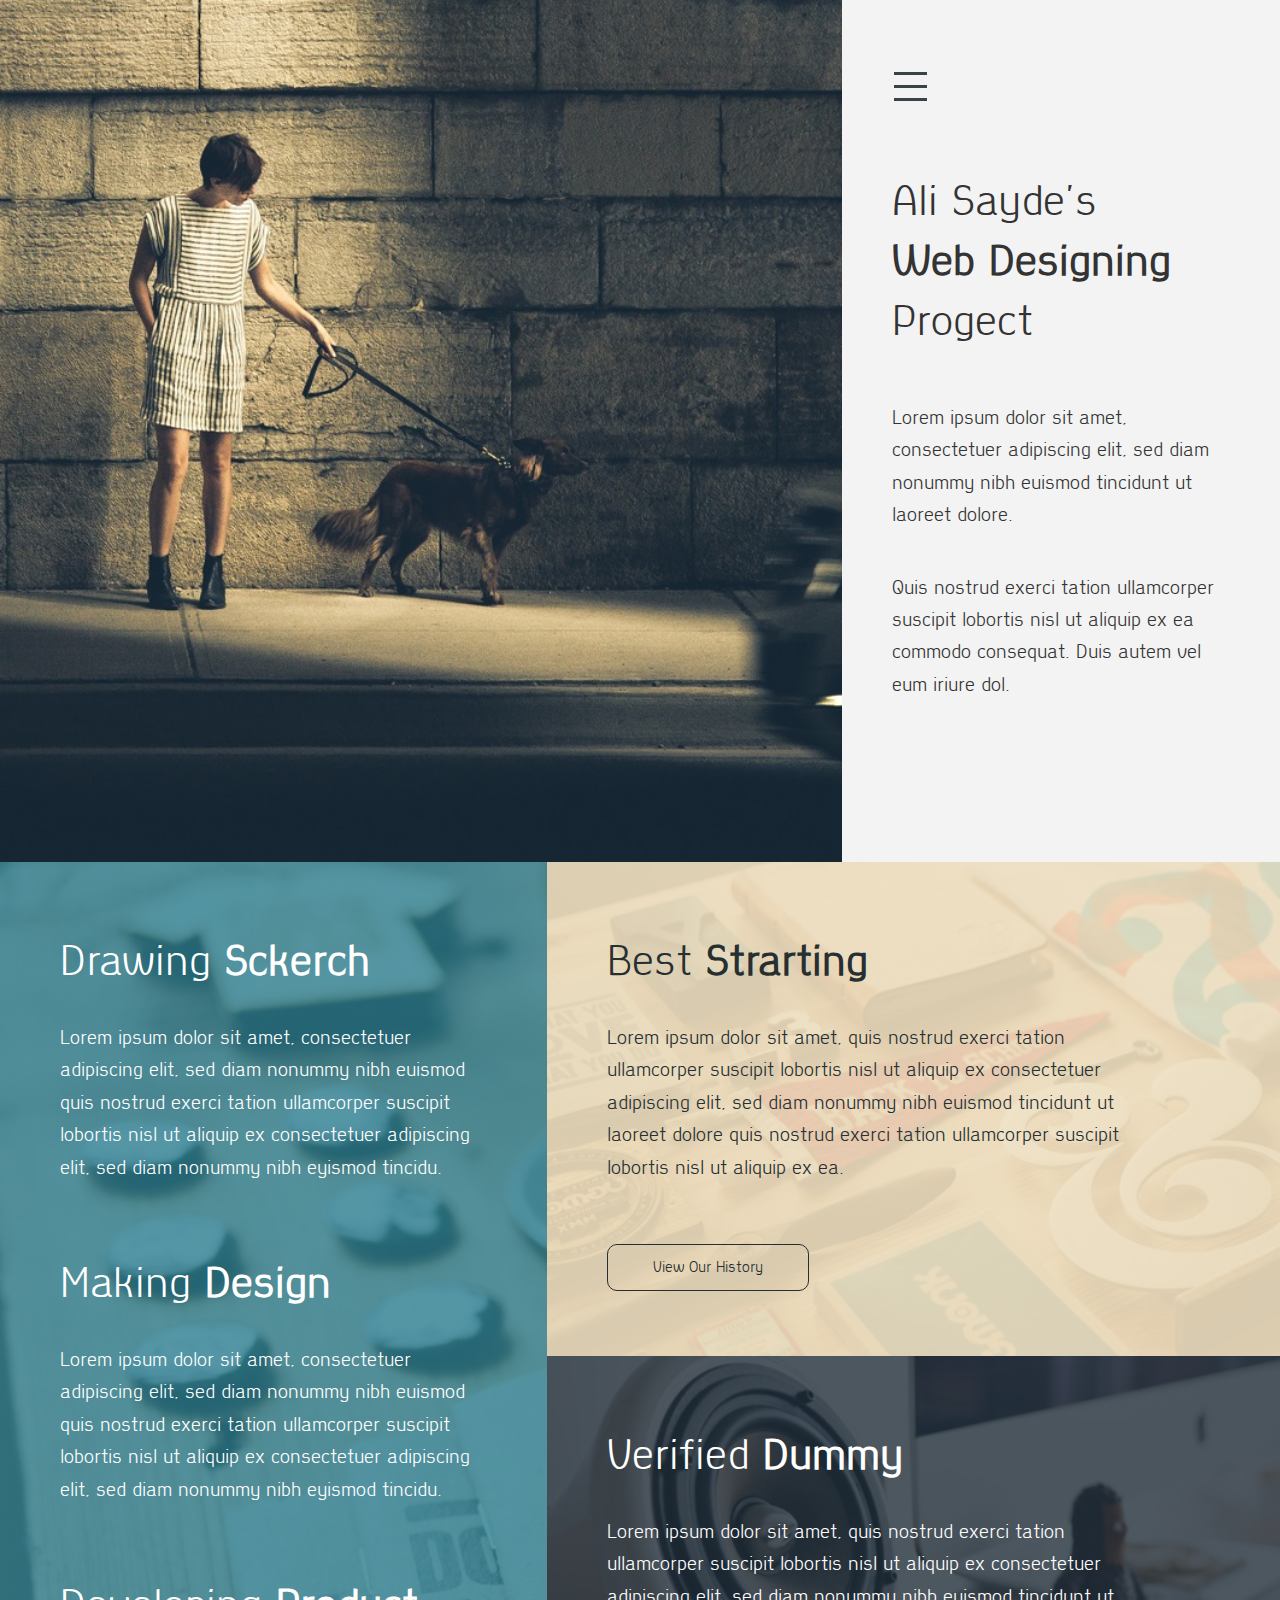
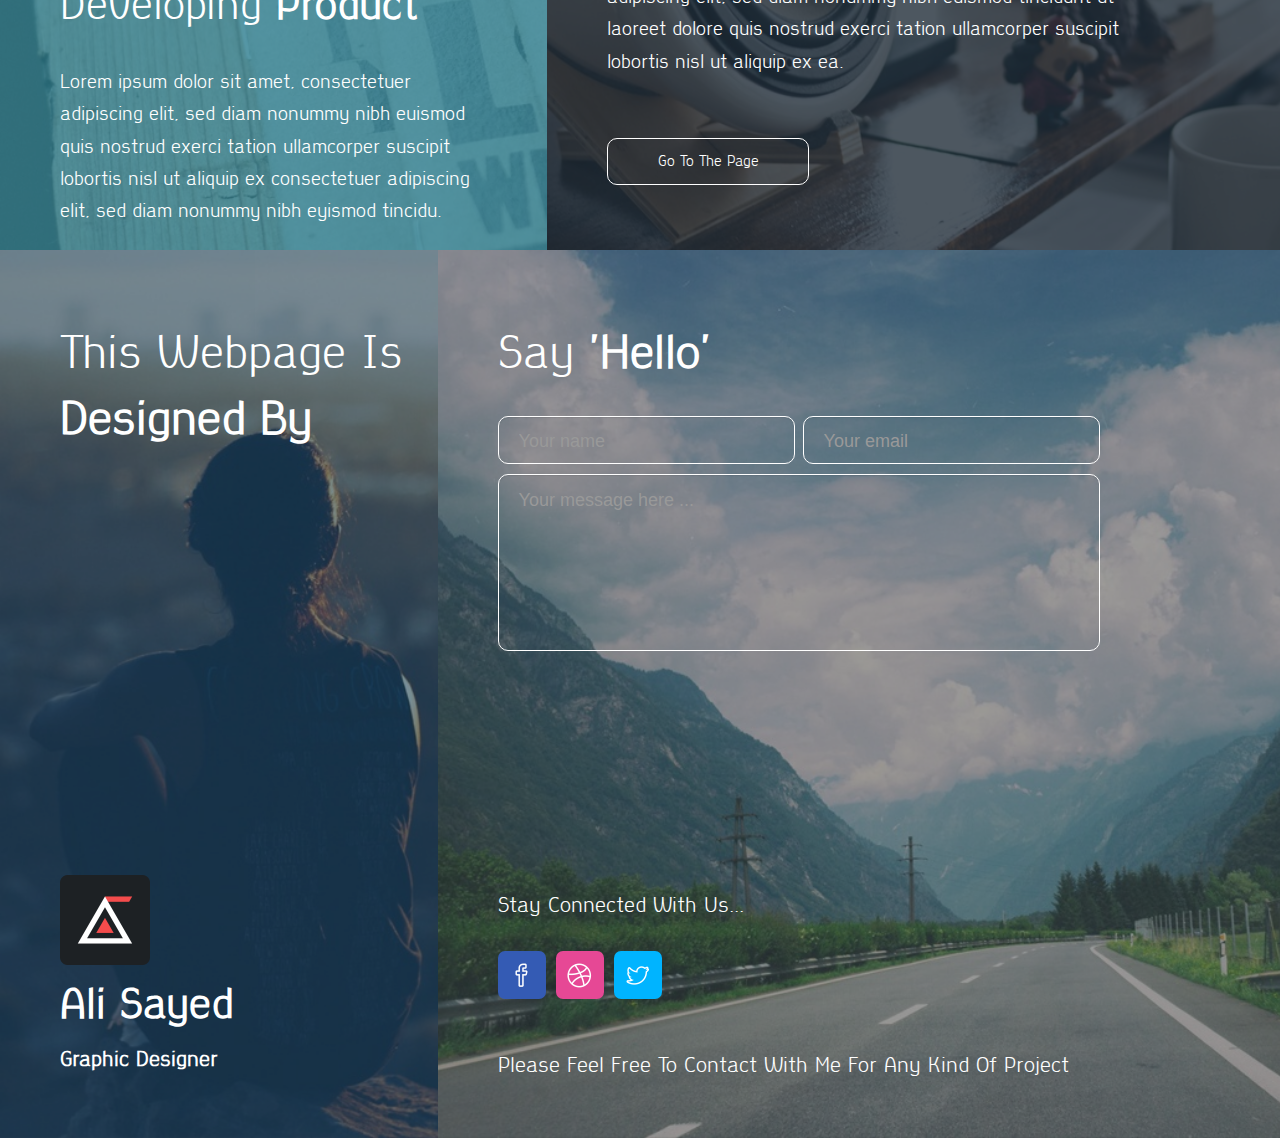
<file: alisayed/index.html>
<!DOCTYPE html>
<html>
<head>
	<meta charset="utf-8">
	<title>Alisayed</title>
	<link href="css/bootstrap.css" rel="stylesheet">
    <link href="css/bootstrap-responsive.css" rel="stylesheet">
    <link href="css/style.css" rel="stylesheet">
</head>
<body>
    <div class="row-fluid">
	    <div class="span8 block block_0"></div>
	    <div class="span4 block block_1">
	    	<p class="menu"><a href=""><img src="img/icon_menu.png"></a></p>
		    <h2>Ali sayde's<br> <span class="bolder">web designing</span><br> progect</h2>
		    <p class="p_block_1">Lorem ipsum dolor sit amet, consectetuer adipiscing elit, sed diam nonummy nibh euismod tincidunt ut laoreet dolore.</p>
		    <p class="p_block_1">Quis nostrud exerci tation ullamcorper suscipit lobortis nisl ut aliquip ex ea commodo consequat. Duis autem vel eum iriure dol.</p>
		</div>
	</div>
	<div class="row-fluid">
		<div class="span5 block block_2">
			<div class="shadow_blok shadow_blue">&nbsp;</div>
			<div class="content_block">
				<h2 class="main_text text_white">Drawing <span class="bolder">sckerch</span></h2>
				<p class="text_content text_white fixed_size_text">Lorem ipsum dolor sit amet, consectetuer adipiscing elit, sed diam nonummy nibh euismod quis nostrud exerci tation ullamcorper suscipit lobortis nisl ut aliquip ex consectetuer adipiscing elit, sed diam nonummy nibh eyismod tincidu.</p>

				<h2 class="main_text text_white">Making <span class="bolder">design</span></h2>
				<p class="text_content text_white fixed_size_text">Lorem ipsum dolor sit amet, consectetuer adipiscing elit, sed diam nonummy nibh euismod quis nostrud exerci tation ullamcorper suscipit lobortis nisl ut aliquip ex consectetuer adipiscing elit, sed diam nonummy nibh eyismod tincidu.</p>

				<h2 class="main_text text_white">Developing <span class="bolder">product</span></h2>
				<p class="text_content text_white fixed_size_text">Lorem ipsum dolor sit amet, consectetuer adipiscing elit, sed diam nonummy nibh euismod quis nostrud exerci tation ullamcorper suscipit lobortis nisl ut aliquip ex consectetuer adipiscing elit, sed diam nonummy nibh eyismod tincidu.</p>
			</div>
		</div>
	    <div class="span7 block block_3">
	    	<div class="block block_3_one">
	    		<div class="shadow_blok shadow_yellow">&nbsp;</div>
	    		<div class="content_block">
	    			<h2 class="main_text text_black">Best <span class="bolder">strarting</span></h2>
	    			<p class="text_content text_black fixed_size_text">Lorem ipsum dolor sit amet, quis nostrud exerci tation ullamcorper suscipit lobortis nisl ut aliquip ex consectetuer adipiscing elit, sed diam nonummy nibh euismod tincidunt ut laoreet dolore quis nostrud exerci tation ullamcorper suscipit lobortis nisl ut aliquip ex ea.</p>
	    			<p><a href="" class="button button_black">View our history</a></p>
	    		</div>
	    	</div>
	    	<div class="block block_3_two">
	    		<div class="shadow_blok shadow_black">&nbsp;</div>
	    		<div class="content_block">
	    			<h2 class="main_text text_white">Verified <span class="bolder">dummy</span></h2>
	    			<p class="text_content text_white fixed_size_text">Lorem ipsum dolor sit amet, quis nostrud exerci tation ullamcorper suscipit lobortis nisl ut aliquip ex consectetuer adipiscing elit, sed diam nonummy nibh euismod tincidunt ut laoreet dolore quis nostrud exerci tation ullamcorper suscipit lobortis nisl ut aliquip ex ea.</p>
	    			<p><a href="" class="button button_white">Go to the page</a></p>
	    		</div>
	    	</div>
	    </div>
    </div>
    <div class="row-fluid">
	    <div class="span4 block block_4">
	    	<div class="shadow_blok shadow_darkblue">&nbsp;</div>
	    	<div class="content_block">
	    		<h2 class="main_text text_white font_maxi">This webpage is <span class="bolder">designed by</span></h2>
	    		<div class="main_icon">
		    		<p class="text_content text_white"><img src="img/alisayed_icon.png"></p>
		    		<h2 class="main_text text_white none_otstyp"><span class="bolder">Ali sayed</span></h2>
		    		<h2 class="main_text text_white font_mini none_otstyp"><span class="bolder">Graphic designer</span></h2>
	    		</div>
	    	</div>
	    </div>
	    <div class="span8 block block_5">
	    	<div class="shadow_blok shadow_gray">&nbsp;</div>
	    	<div class="content_block">
	    		<h2 class="main_text text_white font_maxi">Say <span class="bolder">'hello'</span></h2>
	    		<p>
	    			<input class="info_user" type="text" placeholder="Your name">
	    			<input class="info_user" type="text" placeholder="Your email">
	    		</p>
	    		<p><textarea class="info_user message_user" type="text" placeholder="Your message here ..."></textarea></p>
	    		<h2 class="main_text text_white font_mini">Stay connected with us...</h2>
	    		<div class="icon_contact">
	    		<a href="" class="icon icon_facebook"></a>
	    		<a href="" class="icon icon_globus"></a>
	    		<a href="" class="icon icon_twitter"></a>
	    		</div>
	    		<h2 class="main_text text_white font_mini none_size">Please feel free to contact with me for any kind of project</h2>
	    	</div>
	    </div>
	</div>
</body>
</html>
</file>
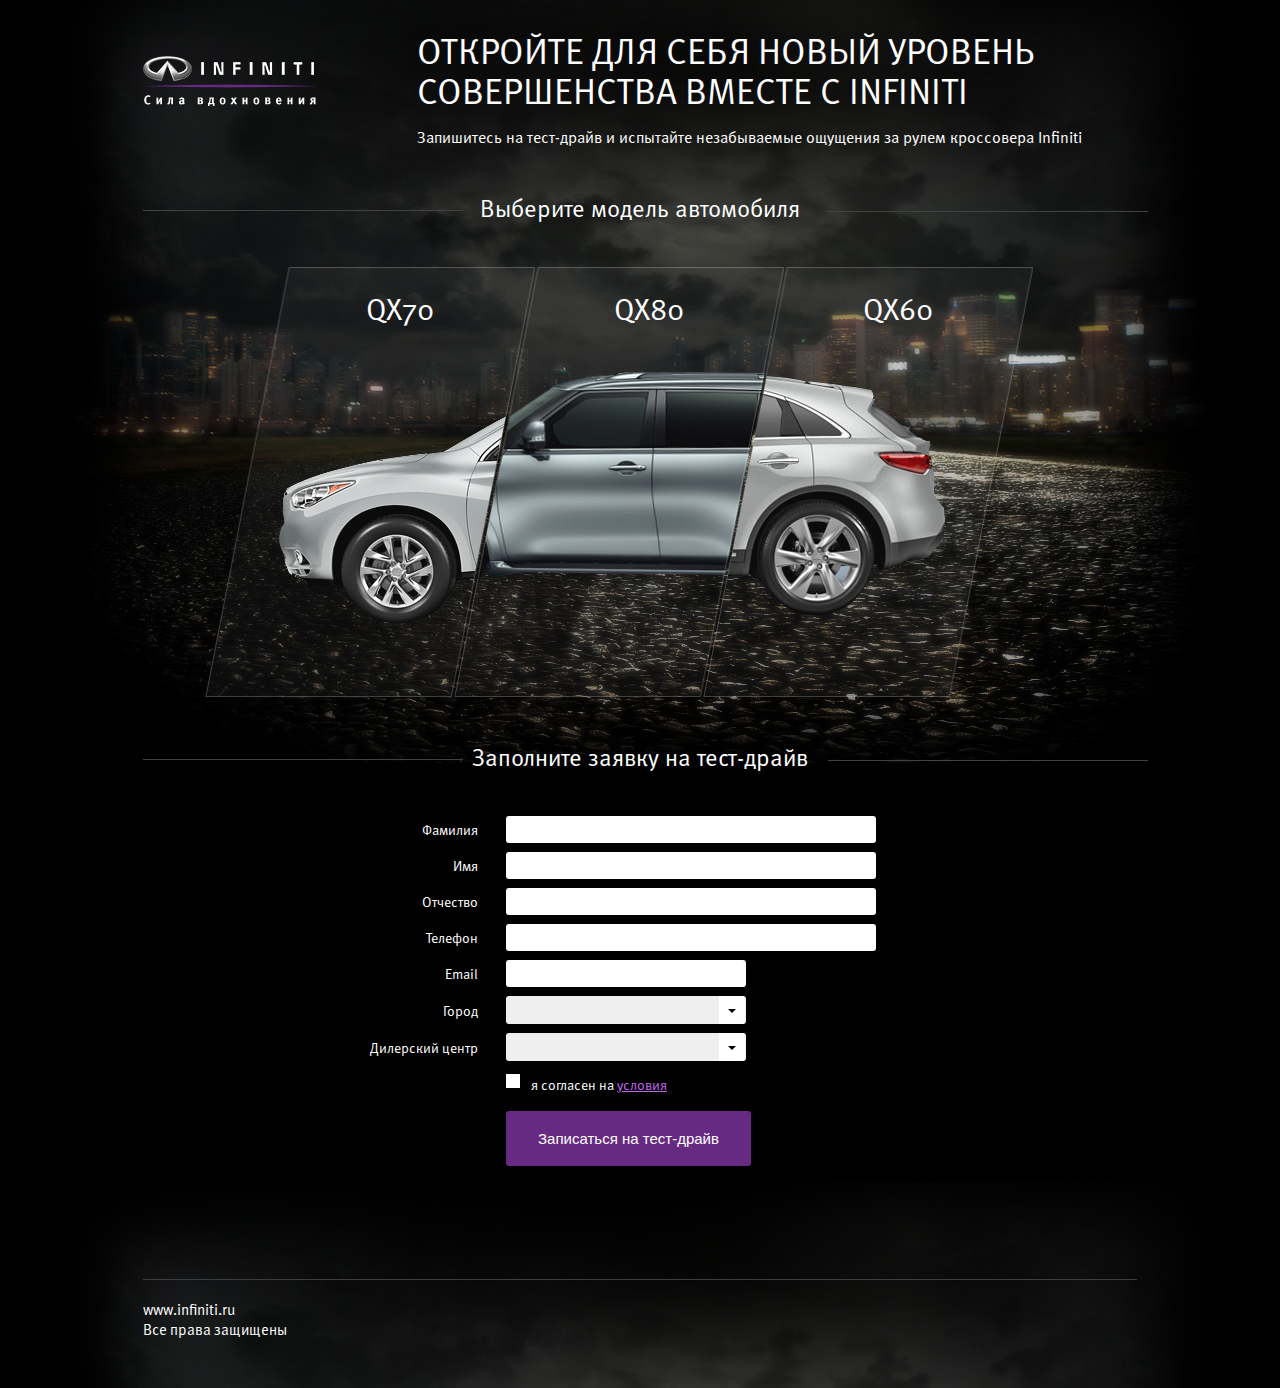
<file: infinity/index.html>
<!DOCTYPE html>
<html>
<head>
	<meta charset="utf-8">
	<title>infinity</title>
	<link rel="stylesheet" type="text/css" href="style.css">
</head>
<body>
<table width="100%" class="podlogka-main"> <!-- Подложка -->
	<tr><td>
	<table class="main-1"> <!-- Шапка -->
		<tr>
			<td class="logo" width="270"><img src="img/logo.png"></td>
			<td class="slogan">
				Откройте для себя новый уровень совершенства вместе с Infiniti
				<p>Запишитесь на тест-драйв и испытайте незабываемые ощущения за рулем кроссовера Infiniti</p>
			</td>
		</tr>
		<tr> <!-- Выбор автомобиля -->
			<td colspan="2"><span class="chose_text">Выберите модель автомобиля</span></td>
		</tr>
		<tr>
			<td colspan="2">
			<span class="cars">
				<span class="car">QX70</span>
				<span class="car">QX80</span>
				<span class="car">QX60</span>
			</span>
			</td>
		</tr>
		
	</table>
	<form action="you_link.php" method="post" id="myform">
		<table class="main-2"> <!-- Заявка -->
			<tr>
				<td colspan="2"><span class="chose_text">Заполните заявку на тест-драйв</span></td>
			</tr>
			<tr>
				<td class="info_person">Фамилия</td>
				<td><input type="text" name="family" form="myform" class="field_info_pesone"></td>
			</tr>
			<tr>
				<td class="info_person">Имя</td>
				<td><input type="text" name="name" form="myform" class="field_info_pesone"></td>
			</tr>
			<tr>
				<td class="info_person">Отчество</td>
				<td><input type="text" name="patronymic" form="myform" class="field_info_pesone"></td>
			</tr>
			<tr>
				<td class="info_person">Телефон</td>
				<td><input type="text" name="phone" form="myform" class="field_info_pesone"></td>
			</tr>
			<tr>
				<td class="info_person">Email</td>
				<td><input type="text" name="email" form="myform" class="field_info_pesone mini_field_info"></td>
			</tr>
			<tr>
				<td class="info_person">Город</td>
				<td>
					<select name="city" form="myform" class="field_info_pesone select_field_info"> <!-- Выпадающий список -->
						<option> </option>
						<option>Рязань</option>
	  					<option>Москва</option>
	  					<option>Коломна</option>
					</select>
					<span class="select_button"> <!-- Стрелка выпадающего списка -->
						<span class="triangle-down"></span>
					</span>
				</td>
			</tr>
			<tr>
				<td class="info_person">Дилерский центр</td>
				<td>
					<select name="dealer" form="myform" class="field_info_pesone select_field_info"> <!-- Выпадающий список -->
						<option> </option>
						<option>Пункт 1</option>
	  					<option>Пункт 2</option>
	  					<option>Пункт 3</option>
					</select>
					<span class="select_button"> <!-- Стрелка выпадающего списка -->
						<span class="triangle-down"></span>
					</span>
				</td>
			</tr>
			<tr>
				<td></td>
				<td class="accept_conditions"> <!-- Чекбокс с кнопкой -->
					<input type="checkbox" name="accept" form="myform" class="checkbox_info" id="accept">
					<label class="label_info" for="accept">я согласен на <a href="" class="link">условия</a></label>
					<input type="submit" name="record" form="myform" value="Записаться на тест-драйв" class="button_accept">
				</td>
			</tr>
		</table>
	</form>
	</td></tr>
</table>
<table width="100%" class="podlogka-footer"> <!-- Подложка для подвала -->
	<tr><td>
	<table class="main-3"> <!-- Подвал -->
	<tr>
		<td><hr></td>
	</tr>
	<tr>
		<td>www.infiniti.ru
		<p>Все права защищены</p></td>
	</tr>
	</table>
	</td></tr>
	</table>
	</tr></td>
</table>
</body>
</html>

<!-- Добвить формы -->
</file>
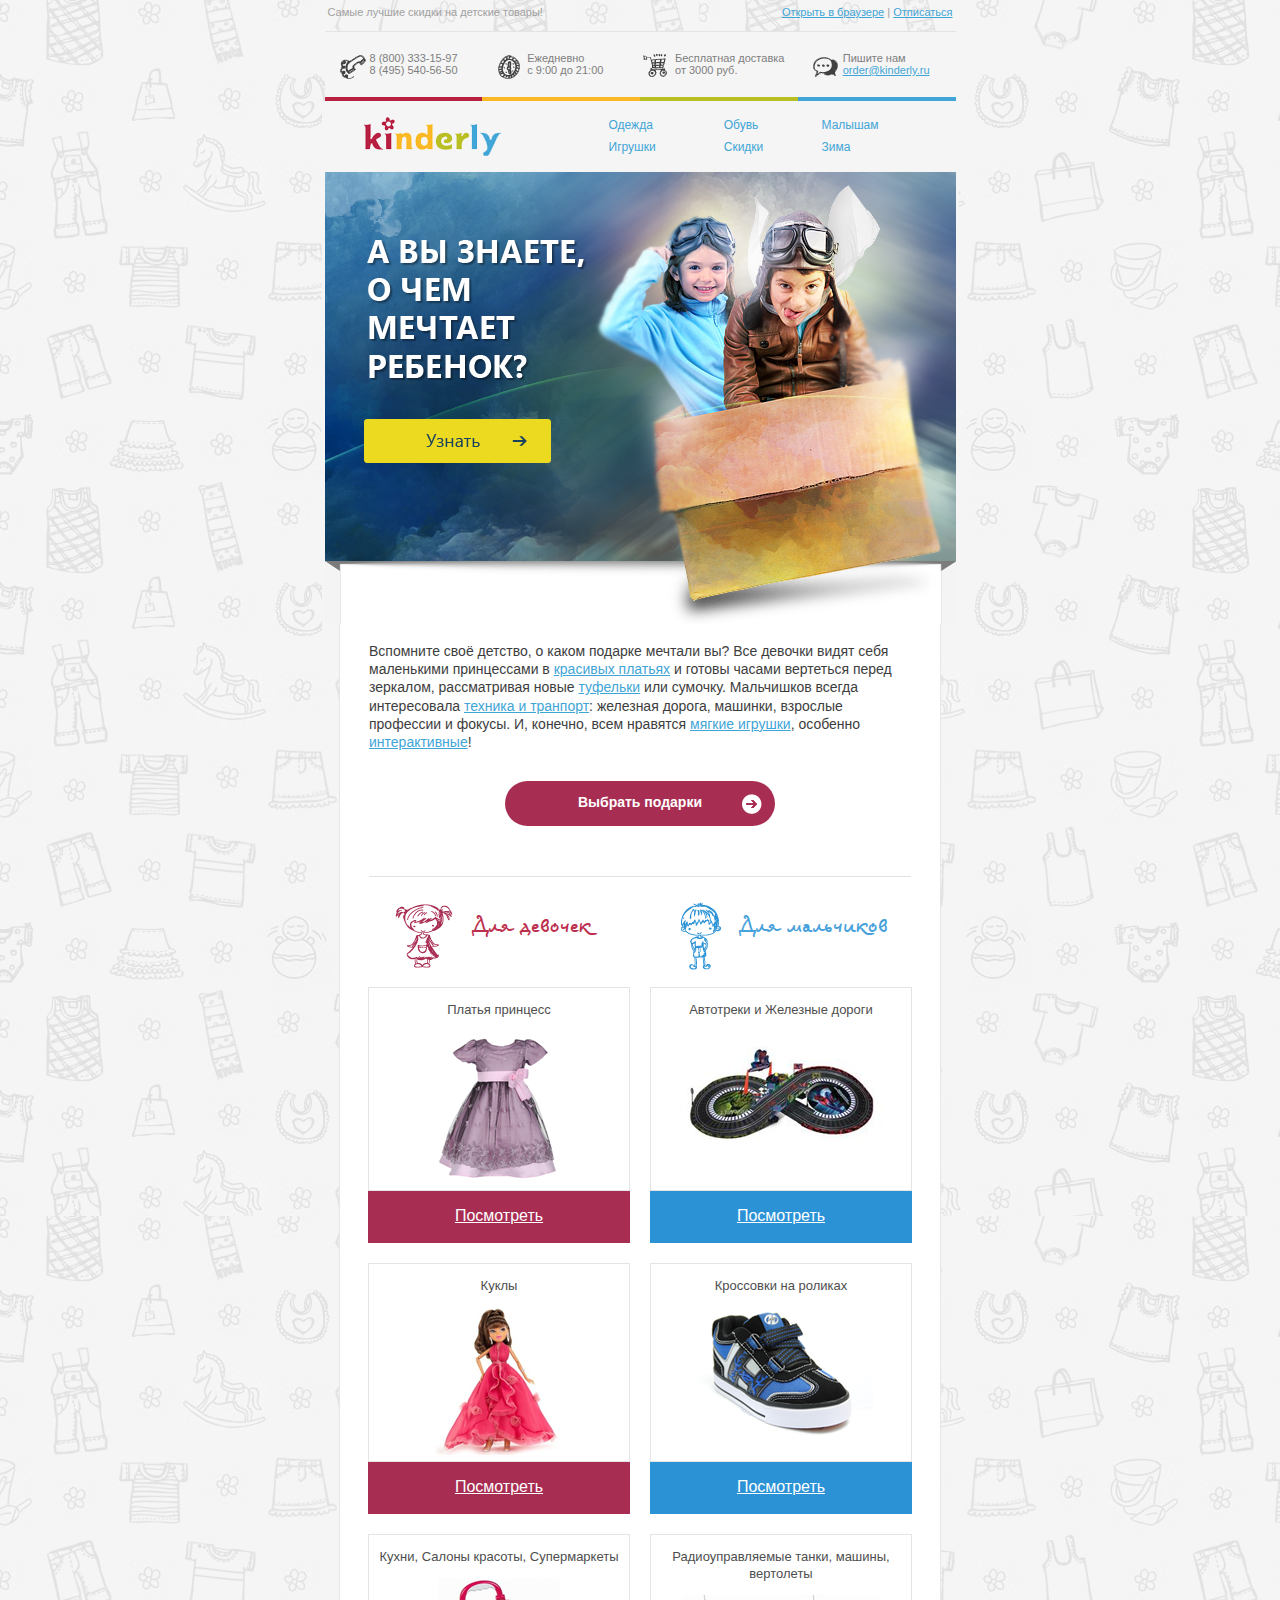
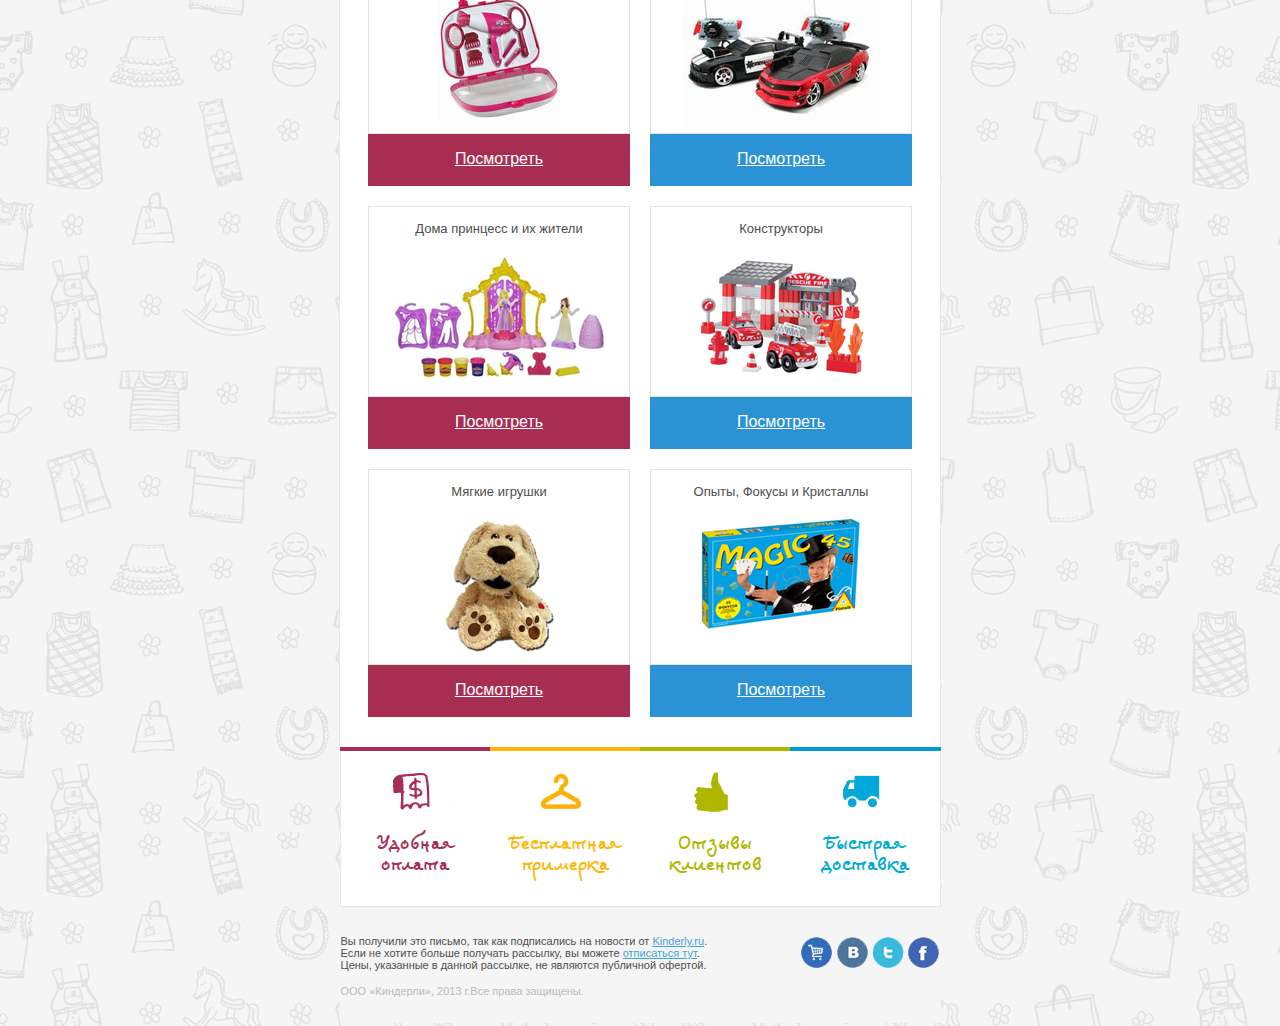
<file: kinderly/index.html>
<!DOCTYPE html>
<html>
<head>
	<meta charset="utf-8">
	<title>kinderly_activation</title>
	<link rel="stylesheet" type="text/css" href="style.css">
</head>
<body>
<table width="100%" class="podlogka"> <!-- Подложка -->
	<tr><td>
	<table class="main-1"> <!-- Навигация письма -->
		<tr>
			<td>Самые лучшие скидки на детские товары!</td>
			<td align="right"><a href="" class="link">Открыть в браузере</a>&nbsp;|&nbsp;<a href="" class="link">Отписаться</a></td>
		</tr>
	</table>
	<table class="main-2"> <!-- Шапка -->
		<tr class="info_panel">
			<td><span class="info_icon-1"></span>
						8 (800) 333-15-97<br>
						8 (495) 540-56-50</td>
			<td><span class="info_icon-2"></span>Ежедневно<br>с 9:00 до 21:00</td>
			<td><span class="info_icon-3"></span>Бесплатная доставка<br>от 3000 руб.</td>
			<td><span class="info_icon-4"></span>Пишите нам <a href="mailto:order@kinderly.ru" class="link">order@kinderly.ru</a></td>
		</tr>
	</table>
	<table class="main-3">
		<tr class="logo"> <!-- Лого и каталог товаров -->
			<td width="280" rowspan="3"><a href=""><img src="img/logo.png" class="logo"></a></td>
			<td valign="bottom"><a href="" class="link">Одежда</a></td>
			<td valign="bottom"><a href="" class="link">Обувь</a></td>
			<td valign="bottom"><a href="" class="link">Малышам</a></td>
		</tr>
		<tr class="logo">
			<td valign="top"><a href="" class="link">Игрушки</a></td>
			<td valign="top"><a href="" class="link">Скидки</a></td>
			<td valign="top"><a href="" class="link">Зима</a></td>
		</tr>
		<tr>
			<td colspan="3" height="8px;"></td>
		</tr>
		<tr>
			<td colspan="4" class="head">
				<img src="img/head_background.png" usemap="#panel">
				<map name="panel">
					<area href="" shape="rect" coords="39,247,225,290">
				</map>
			</td>
		</tr>
	</table>
	<table class="main-4"> <!-- Контент -->
		<tr>
			<td colspan="4" align="left">
				Вспомните своё детство, о каком подарке мечтали вы? Все девочки видят себя маленькими принцессами в <a href="" class="link">красивых платьях</a> и готовы часами вертеться перед зеркалом, рассматривая новые <a href="" class="link">туфельки</a> или сумочку. Мальчишков всегда интересовала <a href="" class="link">техника и транпорт</a>: железная дорога, машинки, взрослые профессии и фокусы. И, конечно, всем нравятся <a href="" class="link">мягкие игрушки</a>, особенно <a href="" class="link">интерактивные</a>!
				<a href="" class="button_red">Выбрать подарки</a>
				<hr>
			</td>
		</tr>
		<tr> <!-- Товары -->
			<td colspan="2"><span class="figure_icon-1"></span><span class="veles-girl">Для девочек</span></td>
			<td colspan="2"><span class="figure_icon-2"></span><span class="veles-boy">Для мальчиков</span></td>
		</tr>
		<tr class="article">
			<td colspan="2">
				<p>Платья принцесс</p>
				<img src="img/article/article_01.png">
			</td>
			<td colspan="2">
				<p>Автотреки и Железные дороги</p>
				<img src="img/article/article_02.png">
			</td>
		</tr>
		<tr>
			<td class="button_watch_pink" colspan="2"><a href="">Посмотреть</a></td>
			<td class="button_watch_blue" colspan="2"><a href="">Посмотреть</a></td>
		</tr>
		<tr class="article">
			<td colspan="2">
				<p>Куклы</p>
				<img src="img/article/article_03.png">
			</td>
			<td colspan="2">
				<p>Кроссовки на роликах</p>
				<img src="img/article/article_04.png">
			</td>
		</tr>
		<tr>
			<td class="button_watch_pink" colspan="2"><a href="">Посмотреть</a></td>
			<td class="button_watch_blue" colspan="2"><a href="">Посмотреть</a></td>
		</tr>
		<tr class="article">
			<td colspan="2">
				<p>Кухни, Салоны красоты, Супермаркеты</p>
				<img src="img/article/article_05.png">
			</td>
			<td colspan="2">
				<p>Радиоуправляемые танки, машины, вертолеты</p>
				<img src="img/article/article_06.png">
			</td>
		</tr>
		<tr>
			<td class="button_watch_pink" colspan="2"><a href="">Посмотреть</a></td>
			<td class="button_watch_blue" colspan="2"><a href="">Посмотреть</a></td>
		</tr>
		<tr class="article">
			<td colspan="2">
				<p>Дома принцесс и их жители</p>
				<img src="img/article/article_07.png">
			</td>
			<td colspan="2">
				<p>Конструкторы</p>
				<img src="img/article/article_08.png">
			</td>
		</tr>
		<tr>
			<td class="button_watch_pink" colspan="2"><a href="">Посмотреть</a></td>
			<td class="button_watch_blue" colspan="2"><a href="">Посмотреть</a></td>
		</tr>
		<tr class="article">
			<td colspan="2">
				<p>Мягкие игрушки</p>
				<img src="img/article/article_09.png">
			</td>
			<td colspan="2">
				<p>Опыты, Фокусы и Кристаллы</p>
				<img src="img/article/article_10.png">
			</td>
		</tr>
		<tr>
			<td class="button_watch_pink" colspan="2"><a href="">Посмотреть</a></td>
			<td class="button_watch_blue" colspan="2"><a href="">Посмотреть</a></td>
		</tr>
	</table>
	<table class="main-5"> <!-- Список преимуществ и услуг -->
		<tr class="advent_border_color"> 
			<td><a href="" class="figure_icon-3"></a></td>
			<td><a href="" class="figure_icon-4"></a></td>
			<td><a href="" class="figure_icon-5"></a></td>
			<td><a href="" class="figure_icon-6"></a></td>
		</tr>
		<tr class="advent_panel">
			<td><a href="">Удобная оплата</a></td>
			<td><a href="">Бесплатная примерка</a></td>
			<td><a href="">Отзывы клиентов</a></td>
			<td><a href="">Быстрая доставка</a></td>
		</tr>
		<tr height="30">
			<td colspan="4"></td>
		</tr>
	</table>
	<table class="main-6"> <!-- Подвал -->
		<tr>
			<td width="390">
				Вы получили это письмо, так как подписались на новости от <a href="" class="link">Kinderly.ru</a>.
				Если не хотите больше получать рассылку, вы можете <a href="" class="link">отписаться тут</a>.
				Цены, указанные в данной рассылке, не являются публичной офертой.
			</td>
			<td align="right">
				<a href="" class="social_network-facebook"></a>
				<a href="" class="social_network-twitter"></a>
				<a href="" class="social_network-vk"></a>
				<a href="" class="social_network-bay"></a>
			</td>
		</tr>
		<tr class="biz">
			<td colspan="2">ООО «Киндерли», 2013 г.Все права защищены.</td>
		</tr>
	</table>
</table>
</body>
</html>
</file>
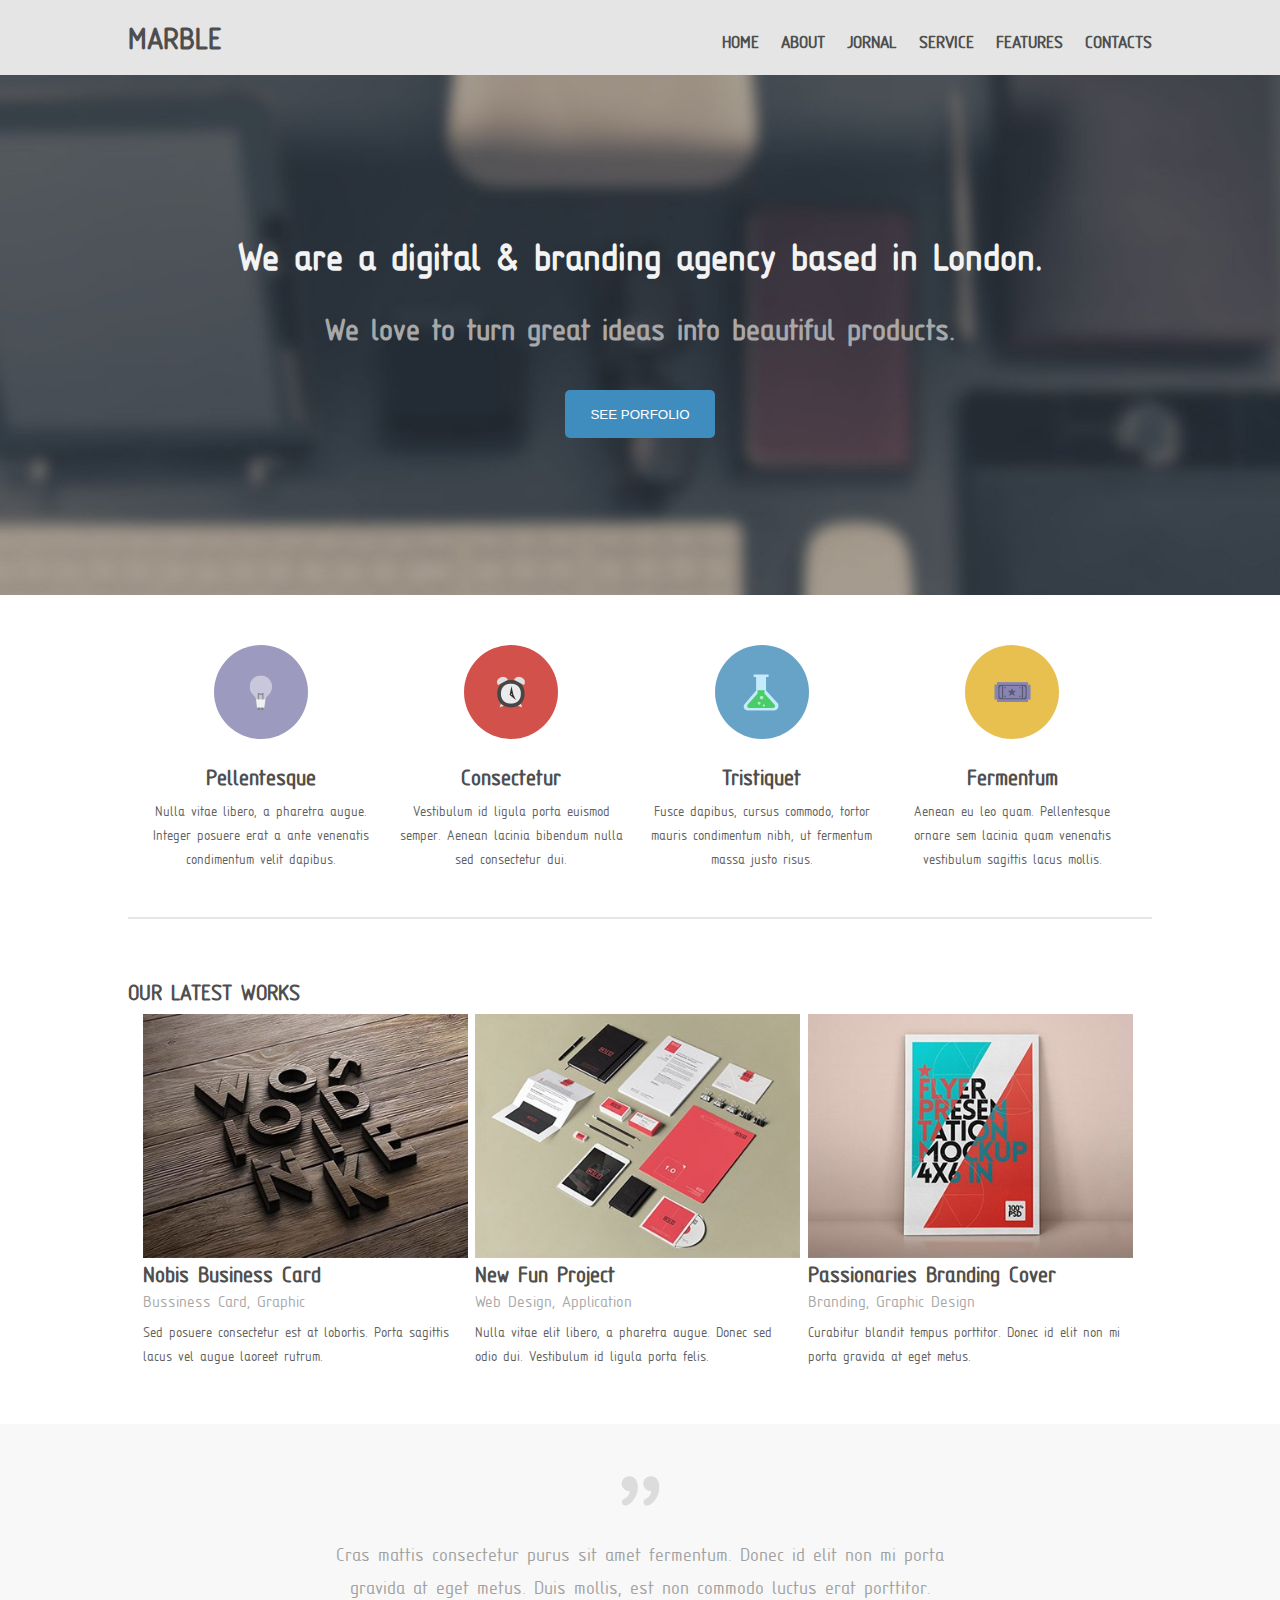
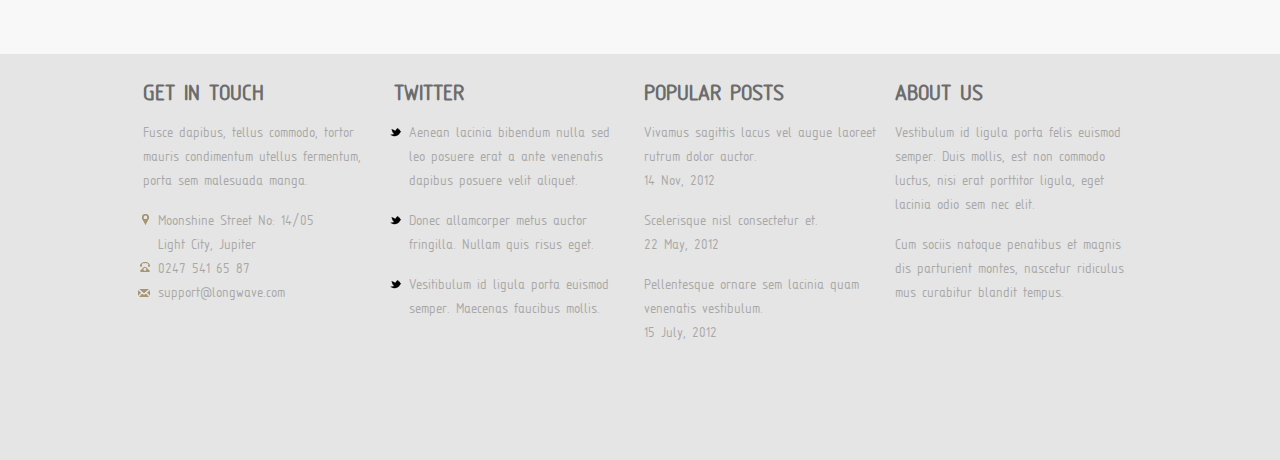
<file: marble/index.html>
<!DOCTYPE html>
<html>
<head>
	<meta charset="utf-8">
	<title>marble</title>
	<link rel="stylesheet" type="text/css" href="style.css">
</head>
<body>
	<div class="header-page">
			<div class="header-menu">
				<ul class="menu">
					<li><a href="">Home</a></li>
					<li><a href="">About</a></li>
					<li><a href="">Jornal</a></li>
					<li><a href="">Service</a></li>
					<li><a href="">Features</a></li>
					<li><a href="">Contacts</a></li>
				</ul>
			Marble
			</div>
			<div class="slider-head">
				<p class="text-slider_1">We are a digital & branding agency based in London.</p>
				<p class="text-slider_2">We love to turn great ideas into beautiful products.</p>
				<button class="btn">See porfolio</button>
			</div>
	</div>
	<div class="content-page">
		<div class="content">

			<div class="float_block font_cent">
				<div class="circle circle_0"></div>
				<h3>Pellentesque</h3>
				<p class="info">Nulla vitae libero, a pharetra augue. Integer posuere erat a ante venenatis condimentum velit dapibus.</p>
			</div>

			<div class="float_block font_cent">
				<div class="circle circle_1"></div>
				<h3>Consectetur</h3>
				<p class="info">Vestibulum id ligula porta euismod semper. Aenean lacinia bibendum nulla sed consectetur dui.</p>
			</div>

			<div class="float_block font_cent">
				<div class="circle circle_2"></div>
				<h3>Tristiquet</h3>
				<p class="info">Fusce dapibus, cursus commodo, tortor mauris condimentum nibh, ut fermentum massa justo risus.</p>
			</div>

			<div class="float_block font_cent">
				<div class="circle circle_3"></div>
				<h3>Fermentum</h3>
				<p class="info">Aenean eu leo quam. Pellentesque ornare sem lacinia quam venenatis vestibulum sagittis lacus mollis.</p>
			</div>

			<div class="clear"></div>
			<hr class="hr_gray" noshade="0">

			<h3 class="h_upper">Our latest works</h3>
						<div class="float_block float_img">
				<img src="img/works_0.jpg" class="img_works">
				<h3 class="none_mar">Nobis Business Card</h3>
				<p class="text_gray">Bussiness Card, Graphic</p>
				<p class="info">Sed posuere consectetur est at lobortis. Porta sagittis lacus vel augue laoreet rutrum.</p>
			</div>

			<div class="float_block float_img">
				<img src="img/works_1.jpg" class="img_works">
				<h3 class="none_mar">New Fun Project</h3>
				<p class="text_gray">Web Design, Application</p>
				<p class="info">Nulla vitae elit libero, a pharetra augue. Donec sed odio dui. Vestibulum id ligula porta felis.</p>
			</div>

			<div class="float_block float_img">
				<img src="img/works_2.jpg" class="img_works">
				<h3 class="none_mar">Passionaries Branding Cover</h3>
				<p class="text_gray">Branding, Graphic Design</p>
				<p class="info">Curabitur blandit tempus porttitor. Donec id elit non mi porta gravida at eget metus.</p>
			</div>
			<div class="clear"></div>
		</div>

		<div class="comments">
			<p><img src="img/quotes.png"></p>
			<p class="small_block">Cras mattis consectetur purus sit amet fermentum. Donec id elit non mi porta gravida at eget metus. Duis mollis, est non commodo luctus erat porttitor.</p>
		</div>
	</div>

	<div class="footer">
		<div class="float_block">
			<h3 class="h_upper h_gray">Get in touch</h3>
			<p>Fusce dapibus, tellus commodo, tortor mauris condimentum utellus fermentum, porta sem malesuada manga.</p>
			<ul class="ul_contacts adress">
				<li>Moonshine Street No: 14/05<br>Light City, Jupiter</li>
			</ul>
			<ul class="ul_contacts phone">
				<li>0247 541 65 87</li>
			</ul>
			<ul class="ul_contacts massage">
				<li>support@longwave.com</li>
			</ul>
		</div>

		<div class="float_block">
			<h3 class="h_upper h_gray">Twitter</h3>
			<ul class="ul_twit">
				<li>Aenean lacinia bibendum nulla sed leo posuere erat a ante venenatis dapibus posuere velit aliquet.</li>
				<li>Donec allamcorper metus auctor fringilla. Nullam quis risus eget.</li>
				<li>Vesitibulum id ligula porta euismod semper. Maecenas faucibus mollis.</li>
			</ul>
		</div>

		<div class="float_block">
			<h3 class="h_upper h_gray">Popular Posts</h3>
			<p>Vivamus sagittis lacus vel augue laoreet rutrum dolor auctor.<br>14 Nov, 2012 </p>
			<p>Scelerisque nisl consectetur et.<br>
			22 May, 2012 </p>
			<p>Pellentesque ornare sem lacinia quam venenatis vestibulum.<br>15 July, 2012 </p>
		</div>

		<div class="float_block">
			<h3 class="h_upper h_gray">About Us</h3>
			<p>Vestibulum id ligula porta felis euismod semper. Duis mollis, est non commodo luctus, nisi erat porttitor ligula, eget lacinia odio sem nec elit.</p>
			<p>Cum sociis natoque penatibus et magnis dis parturient montes, nascetur ridiculus mus curabitur blandit tempus.</p>
		</div>
		<div class="clear"></div>
	</div>
</body>
</html>
</file>
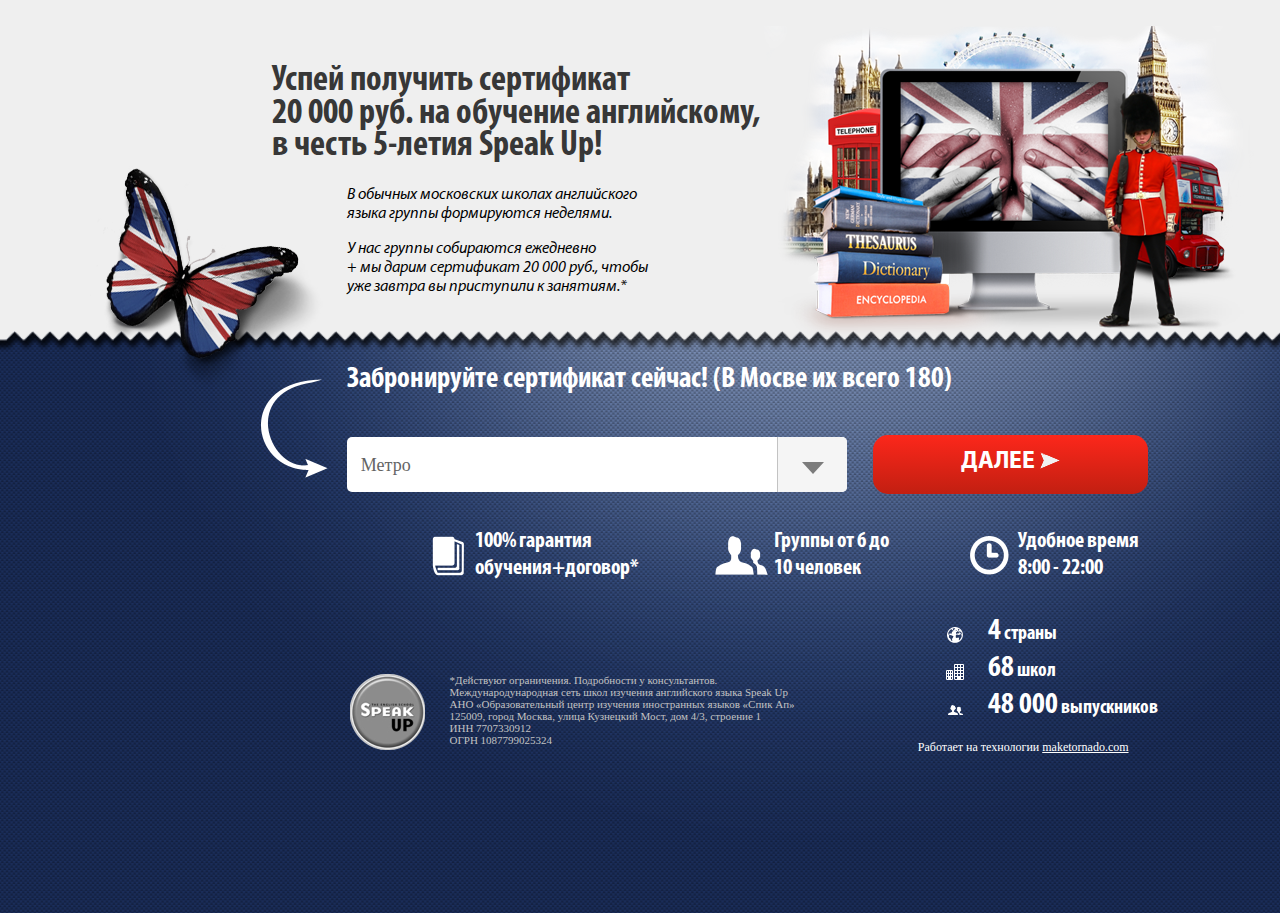
<file: speakup/index.html>
<!DOCTYPE html>
<html>
<head>
	<meta charset="utf-8">
	<title>speakup_allleads</title>
	<link rel="stylesheet" type="text/css" href="style.css">
</head>
<body>
<table width="100%" class="main"> <!-- Подложка -->
	<tr>
	<td>
	<table class="base-1"> <!-- Шапка сайта -->
		<tr>
			<td>
				<img src="img/butterfly.png" class="butterfly">
			</td>
			<td>
				<h1>Успей получить сертификат<br> 20 000 руб. на обучение английскому,<br> в честь 5-летия Speak Up!</h1>
				<p class="text">В обычных московских школах английского языка группы формируются неделями.</p>
				<p class="text">У нас группы собираются ежедневно<br>+ мы дарим сертификат 20 000 руб., чтобы уже завтра вы приступили к занятиям.*</p>
			</td>
			<td>
				<img src="img/books.png" class="books">
			</td>
		</tr>
	</table>
	</td>
	</tr>
</table>
<table width="100%" class="main_blue"> <!-- Подложка -->
	<tr>
	<td>
	<table class="base-2"> <!-- Контентная часть сайта -->
		<tr>
			<td rowspan="10" width="110"></td>
			<td rowspan="2"><img src="img/arrow.png" class="arrow"></td>
			<td colspan="3"><h2>Забронируйте сертификат сейчас! (В Мосве их всего 180)</h2></td>
		</tr>
		<tr> <!-- Выпадающий список -->
			<td colspan="2">
			<span class="custom_select"> <!-- Подложка для выпалающего списка -->
				<select class="down_list"> <!-- Выпадающий список -->
					<option>Метро</option>
  					<option>Пункт 2</option>
				</select>
				<!-- Стрелка выпадающего списка -->
				<span class="select_button">
					<span class="triangle-down"></span>
				</span>
			</span>
			</td>
			<td> <!-- Кнопка -->
				<a href="" class="next_arrow">Далее <img src="img/next_arrow.png"></a></a>
			</td>
		</tr>
		<tr>
			<td colspan="4">
				<ul class="list_special">
					<li><span class="img-icon-1"></span>100% гарантия обучения+договор*</li>
					<li><span class="img-icon-2"></span>Группы от 6 до 10 человек</li>
					<li><span class="img-icon-3"></span>Удобное время 8:00 - 22:00</li>
				</ul>
			</td>
		</tr>
		<tr>
			<td colspan="3"  class="speak_icon">
				<img src="img/speak_icon.png">
				<p>*Действуют ограничения. Подробности у консультантов.</p>
				<p>Международународная сеть школ изучения английского языка Speak Up </p>
				<p>АНО «Образовательный центр изучения иностранных языков «Спик Ап»</p>
				<p>125009, город Москва, улица Кузнецкий Мост, дом 4/3, строение 1</p>
				<p>ИНН 7707330912</p>
				<p>ОГРН 1087799025324</p>
			</td>
			<td class="stat">
				<ul>
					<li><span class="icon-1"></span><span class="number">4</span> страны</li>
					<li><span class="icon-2"></span><span class="number">68</span> школ</li>
					<li><span class="icon-3"></span><span class="number">48 000</span> выпускников</li>
				</ul>
				<p>Работает на технологии <span class="underline">maketornado.com</span></p>
			</td>
		</tr>
	</table>
	</td>
	</tr>
</table>
</body>
</html>
</file>
<file: alisayed/css/style.css>
@font-face {
    font-family: 'AleksandraC';
    src: url('../font/aleksandrac_regular.eot');
    src: url('../font/aleksandrac_regular.eot?#iefix') format('embedded-opentype'),
         url('../font/aleksandrac_regular.woff') format('woff'),
         url('../font/aleksandrac_regular.ttf') format('truetype');
    font-weight: normal;
    font-style: normal;

}

h2 {
	text-transform: capitalize;
	font-weight: normal;
	margin: 70px 0 50px 0;
	font-size: 40px;
	line-height: 1.5;
	width: 380px;
}

body {
	font-family: 'AleksandraC';
}

.main_text {
	margin: 0;
	padding: 70px 0 30px 0px;
	opacity: 1;
}

.row-fluid {
	background: #F3F3F3;
}

.menu {
	margin-top: 70px;
}

.block_0 {
	background: url(../img/background_0.jpg) no-repeat;
	height: 862px;
}

.block_1 {
	padding: 0 50px;
}

.block_2 {
	background: url(../img/background_2.jpg) no-repeat;
	height: 988px;
}

.block_3_one {
	background: url(../img/background_3_2.jpg) no-repeat;
	height: 494px;
}

.block_3_two {
	background: url(../img/background_3_1.jpg) no-repeat;
	height: 494px;
}

.block_4 {
	background: url(../img/background_4.jpg) no-repeat;
	height: 888px;
	position: relative;
}

.block_5 {
	background: url(../img/background_5.jpg) no-repeat;
	height: 888px;
}

.block {
	position: relative;
    overflow: hidden;
	background-size: cover;
}

.p_block_1 {
	width: 330px;
	font-size: 18px;
	line-height: 1.8;
	margin-bottom: 40px;
}

.text_content {
	margin: 0 30px 0 0px;
	line-height: 1.8;
	font-size: 18px;
}

.fixed_size_text {
	max-width: 550px;
}

.row-fluid [class*="span"] {
	margin: 0;
}

.row-fluid .span4 {
    width: 34.188%;
}

.row-fluid .span5 {
    width: 42.735%;
}

.shadow_blok {
	opacity: 0.8;
	height: 100%;
    position: absolute;
    top: 0;
    left: 0;
    z-index: 90;
    height: 100%;
    width: 100%;
}

.shadow_blue {
	background: #2a7c8f;
}

.shadow_yellow {
	background: #eee0c1;
	opacity: 0.9;
}

.shadow_black {
	background: #212d38;
}

.shadow_darkblue {
	background: #1f485d;
	opacity: 0.6;
}

.shadow_gray {
	background: #3f494a;
	opacity: 0.5;
}

.content_block {
	padding: 0 30px 0 60px;
	position: relative;
	z-index: 100;
}

.text_white {
	color: #fff;
}

.text_black {
	color: #262f32;
}

.bolder {
	font-weight: bolder;
}

.button {
	display: inline-block;
	width: 200px;
	height: 33px;
	text-transform: capitalize;
	border-radius: 10px;
	margin: 60px 30px 0 0px;
	text-align: center;
	padding-top: 12px;
}

.button_white {
	border: 1px solid #fff;
	color: #fff;
}

.button_black {
	border: 1px solid #252f31;
	color: #252f31;
}

.main_icon {
	position: absolute;
	top: 625px;
}

.font_mini {
	font-size: 20px;
}

.font_maxi {
	font-size: 44px;
}

.none_otstyp {
	padding: 10px 0 0 0px;
	margin: 0;
}

.info_user {
	width: 275px;
	height: 40px;
	border-radius: 10px;
	margin: 0 3px 0 0;
	background-color: transparent;
	border: 1px solid #fff;
	color: #fff;
	padding: 4px 0 2px 20px;
	font-size: 18px;
}

.message_user {
	width: 580px;
	height: 160px;
	vertical-align: top;
	padding: 15px 0 0 20px;
	resize: none;
	margin-bottom: 160px;
}

.none_size {
	width: 100%;
}

.icon {
	display: block;
	float: left;
	margin-right: 10px;
	width: 48px;
	height: 48px;
	border-radius: 7px;
}

.icon_contact {
	margin-bottom: 30px;
}

.icon_facebook {
	background: url('../img/icon_facebook.png') no-repeat center center #345bb4;
}

.icon_globus {
	background: url('../img/icon_globus.png') no-repeat center center #e64895;
}

.icon_twitter {
	background: url('../img/icon_twitter.png') no-repeat center center #00b4ff;
}
</file>
<file: infinity/style.css>
/* Код для подключения шрифта */
/* font-family: "metapro-normal"; */
@font-face {
    font-family: "metapro-normal";
    src: url("font/metapro-normal.eot");
    src: url("font/metapro-normal.eot?#iefix")format("embedded-opentype"),
    url("font/metapro-normal.woff") format("woff"),
    url("font/metapro-normal.ttf") format("truetype");
    font-style: normal;
    font-weight: normal;
}

html,
body {
	width: 100%;
	height: 100%;
	padding: 0;
	margin: 0;
}

/* Подложка и общие классы для таблиц */
[class^="podlogka-"] {
	color: #fff;
	font-family: 'metapro-normal';
}

[class^="main-"] {
	width: 1000px;
	margin: 0 auto;
}

.podlogka-main {
	background: url(img/background.png) no-repeat center top #000;
}

/* Шапка */
.main-1 {
	margin-top: 30px;
}

.logo { 
	display: block;
	margin-top: 20px;
}

.slogan {
	font-size: 36px;
	text-transform: uppercase;
	line-height: 1.1;
}

.slogan p {
	font-size: 16px;
	text-transform: none;
}

.chose_text {
	display: block;
	font-size: 24px;
	text-align: center;
	padding: 25px 0 35px 0;
}

/* Полоски по бокам текста */
.chose_text::after,
.chose_text::before {
	content: '';
	display: block;
	width: 320px;
	height: 1px;
	background: #414242;
	position: relative;
}

.chose_text::after {
	bottom: 17px;
}

.chose_text::before {
	left: 685px;
	top: 17px;
}

/* Выбор машины */
.car {
	display: block;
	float: left;
	width: 270px; 
	height: 405px; 
	position: relative;
	font-size: 30px;
	text-align: center;
	margin-bottom: 15px;
	padding: 25px 0 0 60px;
}

.cars span:nth-child(1) {
	left: 62px;
	background: url(img/podlogka_for_car.png) no-repeat 0 0,
				url(img/part_1.png) no-repeat 72% 67%;
	background-size: cover, auto;
}

.cars span:nth-child(2) {
	left: -19px;
	background: url(img/podlogka_for_car.png) no-repeat 0 0,
				url(img/part_2.png) no-repeat 52% 47%;
	background-size: cover, 290px;
}

.cars span:nth-child(3) {
	left: -100px;
	background: url(img/podlogka_for_car.png) no-repeat 0 0,
				url(img/part_3.png) no-repeat 22% 57%;
	background-size: cover, auto;
}

.cars span:hover {
	color: #db4bff;
}

.cars span:nth-child(1):hover {
	background: url(img/part_1.png) no-repeat 72% 67%,
				url(img/podlogka_for_car_hover.png) no-repeat 0 0;		
	background-size: auto, cover;	
}

.cars span:nth-child(2):hover {
	background: url(img/part_2.png) no-repeat 52% 47%,
				url(img/podlogka_for_car_hover.png) no-repeat 0 0;	
	background-size: 290px, cover;		
}

.cars span:nth-child(3):hover {
	background: url(img/part_3.png) no-repeat 22% 57%,
				url(img/podlogka_for_car_hover.png) no-repeat 0 0;	
	background-size: auto, cover;		
}

/* Поля ввода */
.main-2 {
	font-size: 14px;
}

.info_person {
	width: 335px;
	text-align: right;
	padding-right: 25px;
}

.field_info_pesone {
	width: 365px;
	height: 25px;
	border: none;
	border-radius: 3px;
	margin-bottom: 5px;
	padding: 0 0 2px 5px;
}

.mini_field_info {
	width: 235px;
}

.select_field_info {
	width: 240px;
	height: 28px;
}

/* Стилизация стрелки выпадающего списка */
.select_button {
	width: 26px;
	height: 28px;
	display: block;
	background: #fff;
	position: relative;
	right: 392px;
	border-top-right-radius: 3px;
	border-bottom-right-radius: 3px;
	float: right;
}

.triangle-down {
	display: block;
    width: 0;
    height: 0;
    border-left: 4px solid transparent;
    border-right: 4px solid transparent;
    border-top: 4px solid #000;
    margin: 0 auto;
    position: relative;
    top: 13px;
}

/* Чекбокс и кнопка */
.accept_conditions {
	padding-top: 10px;
}

.checkbox_info {
	visibility: hidden;
}

.label_info {
	position: relative;
	bottom: 5px;
	margin-left: -12px;
}

.label_info::before {
	content: '';
	display: block;
	float: left;
	width: 14px;
	height: 14px;
	background: #fff;
}

#accept:checked ~ .label_info::before {
	content: 'v';
	color: #000;
	font-weight: bold;
	text-align: center;
	line-height: 0.9;
}

.button_accept {
	width: 245px;
	height: 55px;
	display: block;
	color: #fff;
	background: #662a83;
	border: none;
	border-radius: 3px;
	font-size: 15px;
	margin: 10px 0;
	cursor: default;
	pointer-events: none;
}

#accept:checked ~ .button_accept {
	background: linear-gradient(to bottom, #9c40c8, #712f92);
	cursor: pointer;
	pointer-events: auto;
}

.link {
	color: #c168ec;
}


/* Подвал */
.podlogka-footer {
	background: url(img/background_footer.png) no-repeat  center bottom #000;
}

.main-3 {
	height: 200px;
	font-size: 15px;
}

.main-3 p {
	margin: 0;
	padding: 0;
}

hr {
	color: #3b3d3e;
	background-color: #3b3d3e;
	border: 0px none;
	height: 1px;
	position: relative;
	top: 60px;
	margin-bottom: 15px;
}
</file>
<file: kinderly/style.css>
/* Код для подключения шрифта */
/* font-family: "VelesRegular"; */
@font-face {
    font-family: "VelesRegular";
    src: url("font/VelesRegular/VelesRegular.eot");
    src: url("font/VelesRegular/VelesRegular.eot?#iefix")format("embedded-opentype"),
    url("font/VelesRegular/VelesRegular.woff") format("woff"),
    url("font/VelesRegular/VelesRegular.ttf") format("truetype");
    font-style: normal;
    font-weight: normal;
}

/* font-family: "VelesBold"; */
@font-face {
    font-family: "VelesBold";
    src: url("font/VelesBold/VelesBold.eot");
    src: url("font/VelesBold/VelesBold.eot?#iefix")format("embedded-opentype"),
    url("font/VelesBold/VelesBold.woff") format("woff"),
    url("font/VelesBold/VelesBold.ttf") format("truetype");
    font-style: normal;
    font-weight: normal;
}

html,
body {
	width: 100%;
	height: 100%;
	padding: 0;
	margin: 0;
}

/* Подложка и общие классы для таблиц */
.podlogka {
	background: url(img/background.png) 0 0 repeat #f5f5f5;
}

[class^="main-"] {
	width: 631px;
	margin: 0 auto;
	font-family: Arial;
}

/* Навигация письма */
.main-1 {  
	color: #a1a1a1;
	font-size: 11px;
}

.link {
	color: #3fa5d7;
}

/* Шапка */
.main-2 {
	background: #f5f5f5;
	border-top: 1px solid #e4e4e4;
	margin-top: 10px;
	border-collapse: collapse;
	table-layout: fixed;
}

/* Панель информации */
.info_panel td {
	font-size: 11px;
	color: #7e7e7e;
	padding: 20px 0px 10px 10px;
}

.info_panel td:nth-child(1) {
	border-bottom: 4px solid #b82042;
}

.info_panel td:nth-child(2) {
	border-bottom: 4px solid #fab823;
}

.info_panel td:nth-child(3) {
	padding-left: 0px;
	border-bottom: 4px solid #b9be22;
}

.info_panel td:nth-child(4) {
	border-bottom: 4px solid #41a6d7;
}

/* Иконки для панели информации */
[class^="info_icon-"] {
    width: 35px;
    height: 35px;
    float: left;
    background: url(img/sprite.png) no-repeat;
}

.info_icon-1 {
	background-position: 0px 0px;
}

.info_icon-2 {
	background-position: -35px 0px;
}

.info_icon-3 {
	background-position: -70px 0px;
}

.info_icon-4 {
	background-position: -105px 0px;
}

/* Логотип и категории товаров */
.main-3 {
	color: #7e7e7e;
	background: #f5f5f5;
	/*border-top: 1px solid #e4e4e4;
	margin-top: 10px;*/
	padding: 10px 0;
}

.logo {
	margin: 0px 0 5px 35px;
}

.logo a {
	text-decoration: none;
	font-size: 12px;
}

/* Картинка в шапке */
.head {
	height: 452px;
	/*background: url(img/head_background.png) no-repeat;
	background-size: cover;*/
}

/* Контентная часть сайта */
.main-4 {
	width: 601px;
	background: #fff;
	margin-top: -20px;
	padding: 10px 8px;
	font-size: 14px;
	text-align: center;
	color: #3d3d3d;
	border-left: 1px solid #e7e7e7;
	border-right: 1px solid #e7e7e7;
	border-spacing: 20px 10px;
	line-height: 1.3;
}

.button_red {
	width: 270px;
	height: 45px;
	display: block;
	margin: 30px auto 50px auto;
	background: url(img/arrow.png) no-repeat 235px 12px #a82d52;
	border-radius: 25px;
	color: #fff;
	text-decoration: none;
	font-weight: bold;
	text-align: center;
	line-height: 3;
}

hr {
	color: #e2e2e2;
	background-color: #e2e2e2;
	border: 0px none;
	height: 1px;
}

/* Цветные фигурки */
[class^="figure_icon-"] {
	display: block;
	width: 65px;
	height: 70px;
	background: url(img/sprite_color.png) no-repeat;
	margin: 5px 0;
	position: relative;
	left: 45px;
}

.figure_icon-1 {
	float: left;
	left: 20px;
	background-position: 0px 0px;
}

.figure_icon-2 {
	float: left;
	left: 20px;
	background-position: -65px 0px;
}

.figure_icon-3 {
	background-position: -130px 0px;
}

.figure_icon-4 {
	background-position: -190px 0px;
}

.figure_icon-5 {
	background-position: -250px 0px;
}

.figure_icon-6 {
	background-position: -310px 0px;
}

[class^="veles-"] {
	font: 16px 'VelesBold';
	position: relative;
	top: 22px;
}

.veles-girl {
	color: #bd2f4f;
}

.veles-boy {
	color: #47a1db;
}

/* Товары */
.article td {
	vertical-align: top;
	color: #4e4e4e;
	font-size: 13px;
	border: 1px solid #e4e4e4;
}

/* Кнопка просмотра */
[class^="button_watch_"] {
	font-size: 16px;
	height: 50px;
	position: relative;
	top: -10px;
}

[class^="button_watch_"] a {
	color: #fff;
	display: block;
	width: 260px;
	height: 50px;
	line-height: 3;
}

.button_watch_pink {
	background: #a82d52;
}

.button_watch_blue {
	background: #2b92d6;
}

/* Список преимуществ и услуг */
.main-5 {
	background: #fff;
	width: 601px;
	border-collapse: collapse;
	table-layout: fixed;
	border: 1px solid #e7e7e7;
	border-top: none;
}

.main-5 td {
	text-align: center;
}

/* Верхняя цветная рамка */
.advent_border_color td:nth-child(1) {
	border-top: 4px solid #a82d52;
}

.advent_border_color td:nth-child(2) {
	border-top: 4px solid #ffb606;
}

.advent_border_color td:nth-child(3) {
	border-top: 4px solid #afb701;
}

.advent_border_color td:nth-child(4) {
	border-top: 4px solid #009cd0;
}

/* Список */
.advent_panel {
	list-style: none;
	font: 16px 'VelesBold';
	line-height: 1.3;
}

.advent_panel a {
	text-decoration: none;
}

.advent_panel td:nth-child(1) a {
	color: #a82d52;
}

.advent_panel td:nth-child(2) a {
	color: #ffb707;
}

.advent_panel td:nth-child(3) a {
	color: #afb701;
}

.advent_panel td:nth-child(4) a {
	color: #00aad6;
}

/* Подвал */
.main-6 {
	color: #4e4e4e;
	width: 601px;
	padding: 15px 0;
	font-size: 11px;
	border-spacing: 0px 10px;
	background: #f5f5f5;
}

.biz {
	color: #bbbbbb;
}

/* Иконки социальных сетей */

[class^="social_network-"] {
	display: block;
	width: 35px;
	height: 40px;
	float: right;
 	background: url(img/sprite_social_network.png) no-repeat;
}

.social_network-bay {
	background-position: -3px 0px;
}

.social_network-vk {
	background-position: -40px 0px;
}

.social_network-twitter {
	background-position: -76px 0px;
}

.social_network-facebook {
	background-position: -112px 0px;
}
</file>
<file: marble/style.css>
html,
body {
	width: 100%;
	height: 100%;
	padding: 0;
	margin: 0;
	background: #e5e5e5;
	font-family: 'opengost_type_b_ttregular';
}

@font-face {
    font-family: 'opengost_type_a_ttregular';
    src: url('fonts/opengosttypea-regular.eot');
    src: url('fonts/opengosttypea-regular.eot?#iefix') format('embedded-opentype'),
         url('fonts/opengosttypea-regular.woff') format('woff'),
         url('fonts/opengosttypea-regular.ttf') format('truetype');
    font-weight: normal;
    font-style: normal;
}

@font-face {
    font-family: 'opengost_type_b_ttregular';
    src: url('fonts/opengosttypeb-regular.eot');
    src: url('fonts/opengosttypeb-regular.eot?#iefix') format('embedded-opentype'),
         url('fonts/opengosttypeb-regular.woff') format('woff'),
         url('fonts/opengosttypeb-regular.ttf') format('truetype');
    font-weight: normal;
    font-style: normal;
}

p {
	line-height: 1.5;
}

h3 {
	font-weight: bold;
	font-size: 25px;
	color: #4e4e4e;
	margin-bottom: 0;
}

.h_upper {
	text-transform: uppercase;
}

.h_gray {
	color: #6c6c6c;
}

.header-page {
	font-weight: bold;
}

.header-menu {
	width: 1024px;
	margin: 20px auto;
	color: #4e4e4e;
	text-transform: uppercase;
	font-size: 35px;
}

.menu {
	list-style-type: none;
	float: right;
	margin: 0px auto;
}

.menu li {
	display: inline;
	font-size: 20px;
	margin-right: 10px;
	vertical-align: middle;
}

.menu li:last-child {
	margin-right: 0;
}

.menu li a {
	text-decoration: none;
	color: #4e4e4e;
}

.menu li a:hover {
	color: #1abb9c;
}

.slider-head {
	background: url('img/header.jpg') no-repeat center top;
	height: 520px;
	background-size: cover;
	text-align: center;
	margin: 0px auto;
}

.text-slider_1 {
	font-size: 43px;
	color: #f3f3f3;
	padding-top: 150px;
	margin-top: 0;
}

.text-slider_2 {
	font-size: 35px;
	color: #a8a8a8;
	margin-top: -30px;
}

.btn {
	width: 150px;
	height: 48px;
	text-transform: uppercase;
	background: #3f8dbf;
	color: #fff;
	border: none;
	border-radius: 5px;
	text-align: center;
}

.content-page {
	background: #fff;
	min-height: 800px;
}

.content {
	min-width: auto;
	width: 1024px;
	margin: 0px auto;
	padding: 50px 0 40px 0;
}

.float_block {
	float: left;
	width: 23%;
	margin-left: 15px;
}

.float_img {
	width: 31%;
}

.clear {
	clear: both;
}

.font_cent {
	text-align: center;
}

.circle {
	height: 94px;
	width: 94px;
	border-radius: 47px;
	margin: auto;
}

.circle_0 {
	background: url('img/icon_0.png') no-repeat #9d9abf center center;
}

.circle_1 {
	background: url('img/icon_1.png') no-repeat #d2514b center center;
}

.circle_2 {
	background: url('img/icon_2.png') no-repeat #66a3c6 center center;
}

.circle_3 {
	background: url('img/icon_3.png') no-repeat #e8c04f center center;
}

.info {
	margin-top: 10px;
	color: #616161;
}

.hr_gray {
	color: #e6e6e6;
	background-color: #e6e6e6;
	border-color: #e6e6e6;
	size: 1px;
	margin: 30px 0 60px 0;
}

.img_works {
	width: 325px;
	margin-top: 10px;
}

.none_mar {
	margin: 0;
	padding: 0;
}

.text_gray {
	color: #a8a8a8;
	font-size: 19px;
	padding: 0;
	margin: 5px 0 0 0;
	line-height: 1;
}

.comments {
	background: #f8f8f8;
	text-align: center;
	padding: 30px 0 50px 0;
	color: #a1a1a1;
	font-size: 22px;
}

.small_block {
	width: 620px;
	margin: 0 auto;
}

.footer {
	width: 1024px;
	margin: 0px auto;
	padding-bottom: 100px;
	font-size: 16px;
	color: #A8A8A8;
}

.ul_contacts {
	padding: 0 0 0 15px;
	margin: 0;
	line-height: 1.5;
}

.adress {
	list-style-image: url('img/adress_li.png');

}

.phone {
	list-style-image: url('img/phone_li.png');
}

.massage {
	list-style-image: url('img/massage_li.png');
}

.ul_twit {
	padding-left: 15px;
	list-style-image: url('img/icon_li.png');
	line-height: 1.5;
}

.ul_twit li {
	margin: 16px 0;
}
</file>
<file: speakup/style.css>
/* Подключение шрифтов */
@font-face {
    font-family: "MyriadProCondBold";
    src: url("fonts/MyriadProCondBold/MyriadProCondBold.eot");
    src: url("fonts/MyriadProCondBold/MyriadProCondBold.eot?#iefix")format("embedded-opentype"),
    url("fonts/MyriadProCondBold/MyriadProCondBold.woff") format("woff"),
    url("fonts/MyriadProCondBold/MyriadProCondBold.ttf") format("truetype");
    font-style: normal;
    font-weight: normal;
}

@font-face {
    font-family: "MyriadProItalic";
    src: url("fonts/MyriadProItalic/MyriadProItalic.eot");
    src: url("fonts/MyriadProItalic/MyriadProItalic.eot?#iefix")format("embedded-opentype"),
    url("fonts/MyriadProItalic/MyriadProItalic.woff") format("woff"),
    url("fonts/MyriadProItalic/MyriadProItalic.ttf") format("truetype");
    font-style: normal;
    font-weight: normal;
}

@font-face {
    font-family: "MyriadProBold";
    src: url("fonts/MyriadProBold/MyriadProBold.eot");
    src: url("fonts/MyriadProBold/MyriadProBold.eot?#iefix")format("embedded-opentype"),
    url("fonts/MyriadProBold/MyriadProBold.woff") format("woff"),
    url("fonts/MyriadProBold/MyriadProBold.ttf") format("truetype");
    font-style: normal;
    font-weight: normal;
}

html,
body {
	width: 100%;
	height: 100%;
	padding: 0;
	margin: 0;
}

/* Общие стили для шапки и конткнтной части */
[class^="base-"] {
    min-width: 600px;
	margin: 20px auto;
}

/* Шапка */
.main {
	background: #efefef;
}

.base-1 td {
	vertical-align: top;
	color: #373737;
}

h1 {
	font: 36px 'MyriadProCondBold';
	line-height: 0.9;
	padding: 15px 0 0 0;
}

.text {
	font: 16px 'MyriadProItalic';
	width: 320px;
	padding-left: 75px;
	color: #000;
}

.books {
	position: relative;
	left: -40;
}

.butterfly {
	position: relative;
	top: 140px;
	left: 55px;
}

/* Контентная часть */
.main_blue {
	background: url(img/background.png) repeat #efefef;
	background-size: cover;
	width: 100%;
	margin-top: -40px;
}

.base-2 {
	margin-top: 0px;
	padding-bottom: 120px;
}

.base-2 td {
	color: #fff;
	padding-left: 15px;
}

h2 {
	font: 29.61px 'MyriadProCondBold';
	padding-bottom: 10px;
}

/* Выпадающий список */
.arrow {
	padding-top: 30px;
}

.custom_select {
	width: 500px;
	height: 55px;
	display: block;
	overflow: hidden;
	background: #fff; /*url(img/select_arrow.png) no-repeat 438px 0px */
	border-radius: 5px;
}

.custom_select select {
	width: 500px;
	height: 56px;
	background: transparent;
	background: rgba(0, 0, 0, 0);
	outline: 0;
	border: 0;
	font: 18px Tahoma;
	color: #646464;
	padding-left: 10px;
}

/* Стилизация стрелки выпадающего списка */
.select_button {
	width: 70px;
	height: 55px;
	display: block;
	background: #F5F5F5;
	border-left: 1px solid #c3c3c3;
	position: relative;
	top: -56px;
	left: 430px;
}

.triangle-down {
	display: block;
    width: 0;
    height: 0;
    border-left: 11px solid transparent;
    border-right: 11px solid transparent;
    border-top: 12px solid #7c7c7c;
    margin: 0 auto;
    position: relative;
    top: 25px;
}

/* Кнопка */
.next_arrow {
	width: 275px;
	height: 33px;
	padding: 13px 0;
	display: block;
	background: linear-gradient(to bottom, #fc271b, #c21f11);
	border-radius: 15px;
	text-align: center;
	color: #fff;
	text-transform: uppercase;
	font: 24px 'MyriadProBold';
	text-decoration: none;
}

.next_arrow:hover {
	background: linear-gradient(to bottom, #c21f11, #fc271b);
}

.next_arrow img {
	position: relative;
	top: 1px;
}

/* Список преимуществ */
.list_special {
	margin: 30px 0 10px 50px;
}

.list_special li {
	display: inline-block;
	font: 22px 'MyriadProCondBold';
	margin-left: 70px;
}

.list_special li:nth-child(1) {
	width: 220px;
}

.list_special li:nth-child(2) {
	width: 175px;
}

.list_special li:nth-child(3) {
	width: 200px;
}

/* Иконки списка преимуществ */
[class^="img-icon-"] {
    width: 55px;
    height: 55px;
    float: left;
    background: url(img/sprite.png) no-repeat;
}

.img-icon-1 {
	background-position: 0px 0px;
}

.img-icon-2 {
	width: 60px;
	background-position: -55px 0px;
}

.img-icon-3 {
	background-position: -110px 0px;
}

/* Сноска */
.speak_icon {
	padding-top: 60px;
}

.speak_icon img {
	float: left;
	margin: 0 25px 0 90px;
}

.speak_icon p {
	font: 11px Tahoma;
	margin: 0;
	color: #c2c2c2;
}

/* Список статистики */
.stat ul {
	margin-left: 30px;
}

.stat ul li {
	list-style-type: none;
	font: 20px 'MyriadProCondBold';
}

[class^="icon-"] {
    width: 25px;
    height: 25px;
    float: left;
    background: url(img/sprite_2.png) no-repeat;
    margin-right: 20px;
    position: relative;
    top: 10px;
}

.icon-1 {
	background-position: 0px 0px;
}

.icon-2 {
	background-position: -25px 0px;
}

.icon-3 {
	background-position: -50px 0px;
}

.stat p {
	font: 12px Tahoma;
	padding-left: 45px;
}

.underline {
	text-decoration: underline;
}

.number {
	font-size: 30px;
}
</file>
